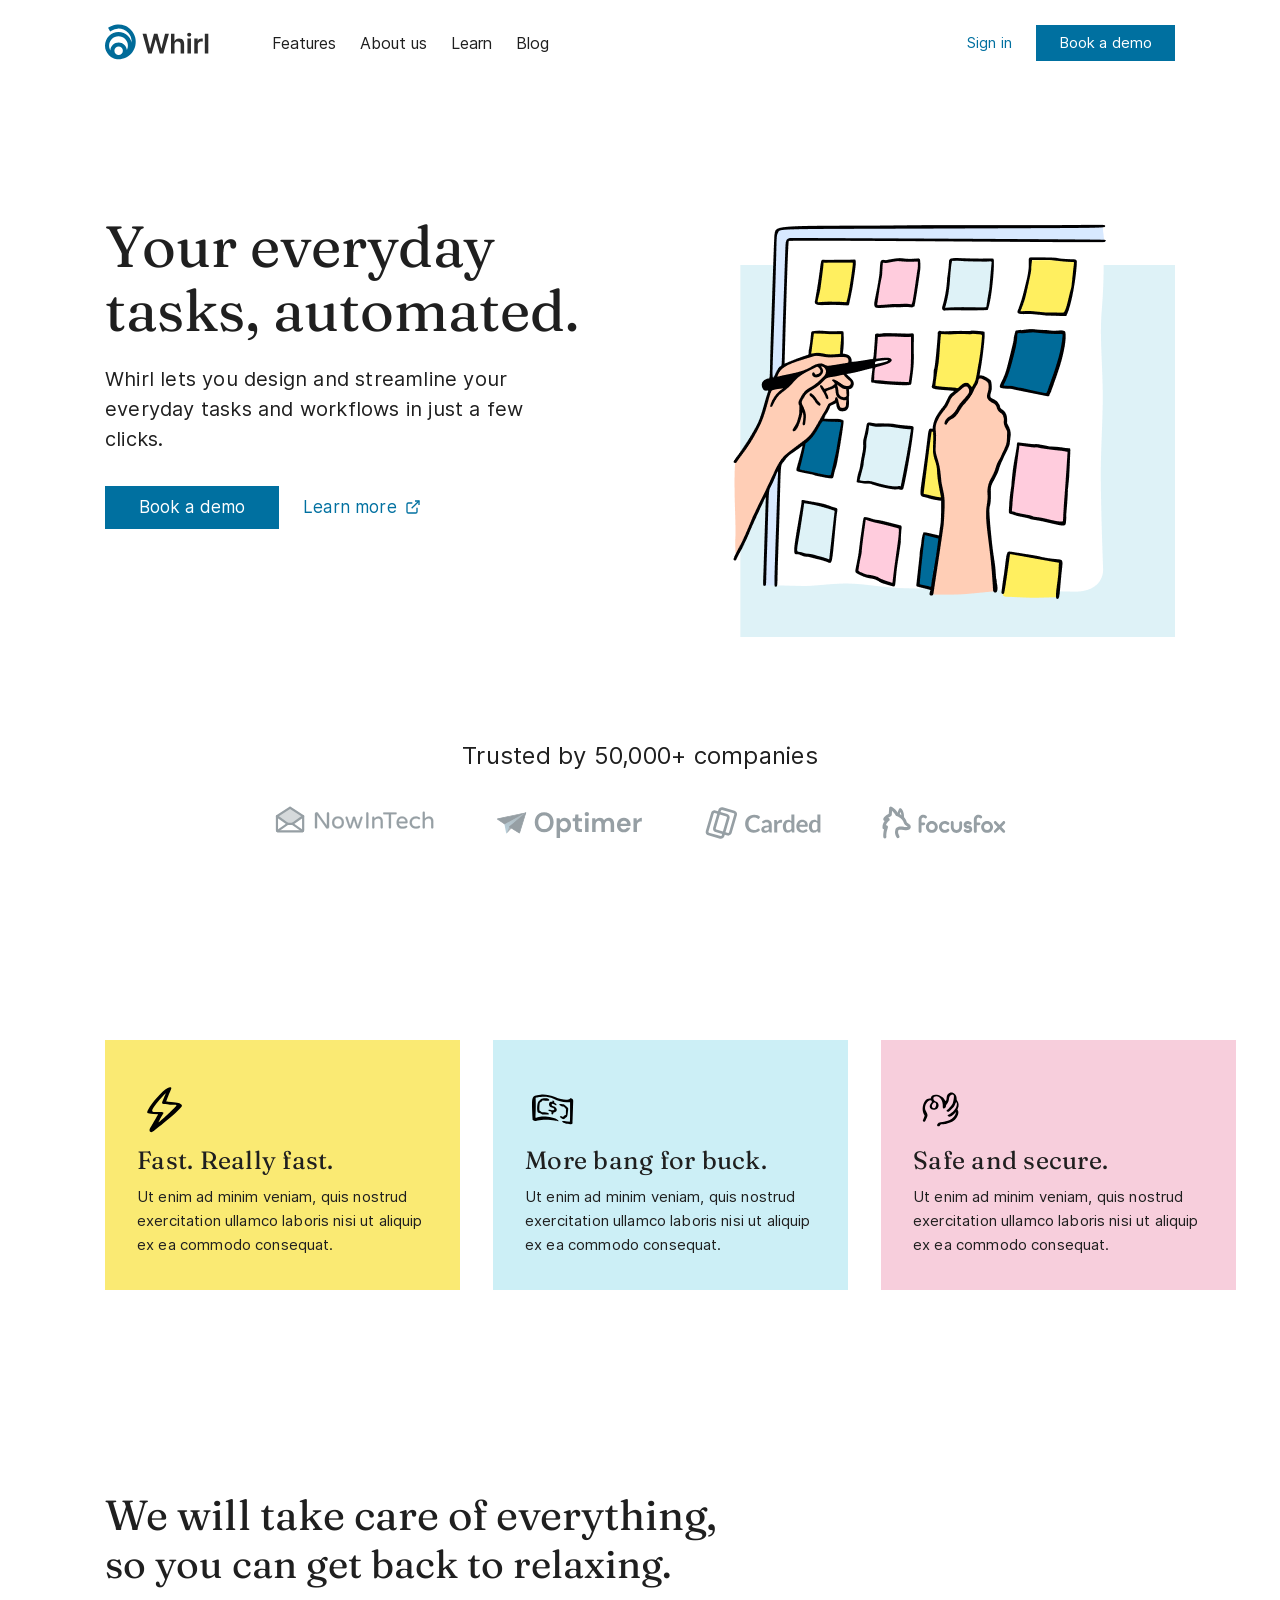
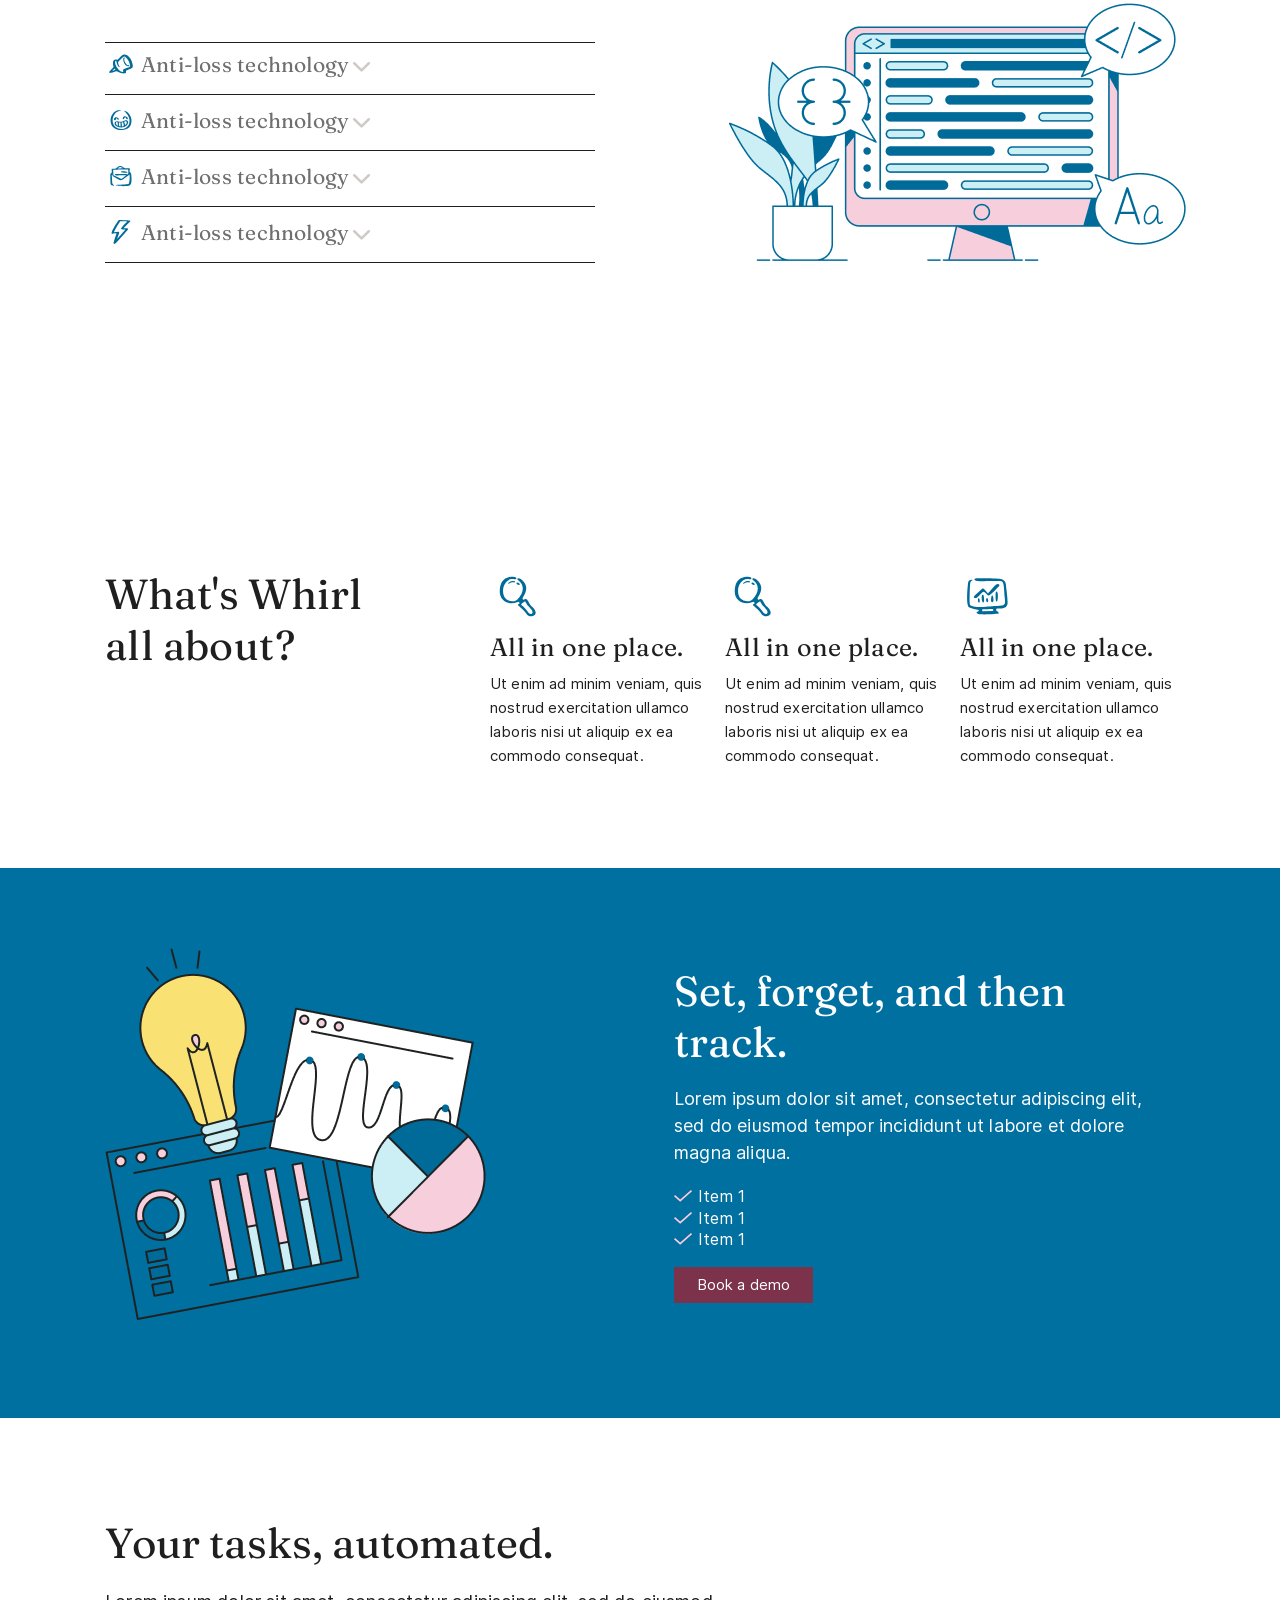
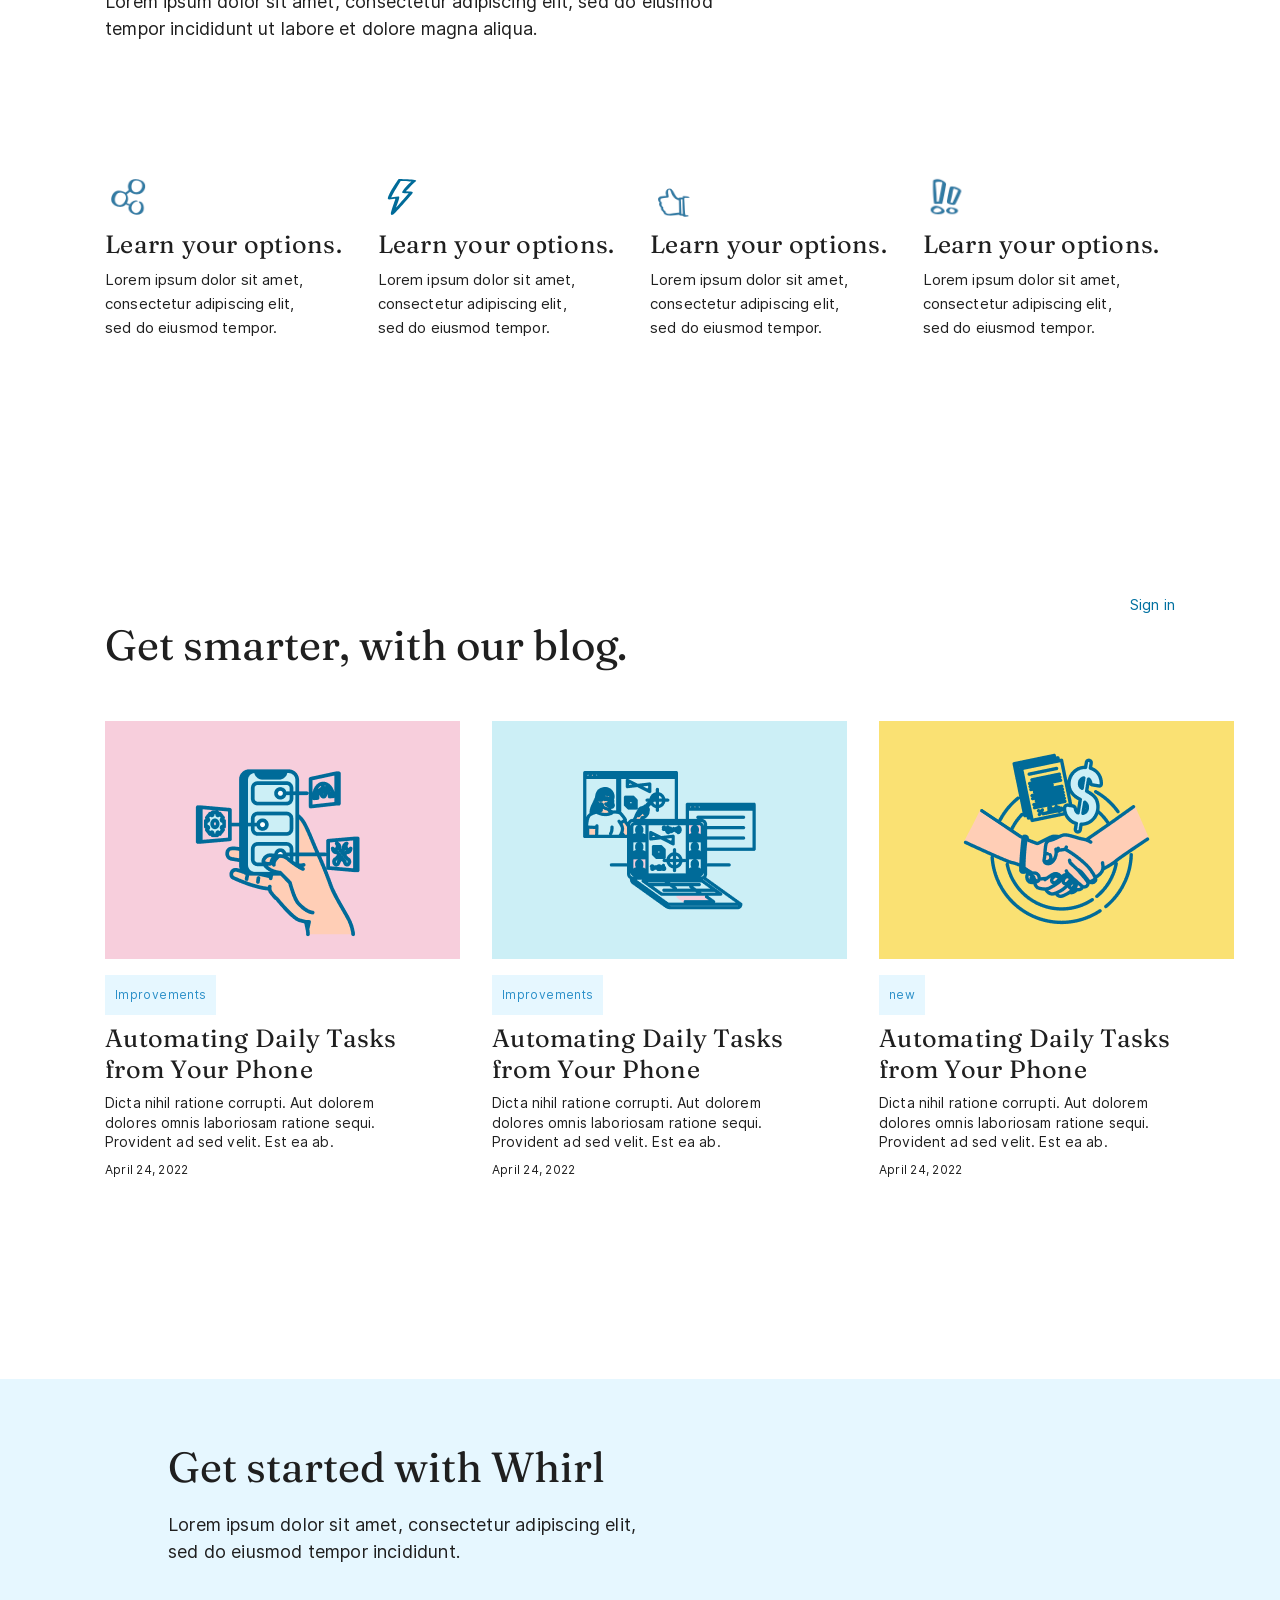
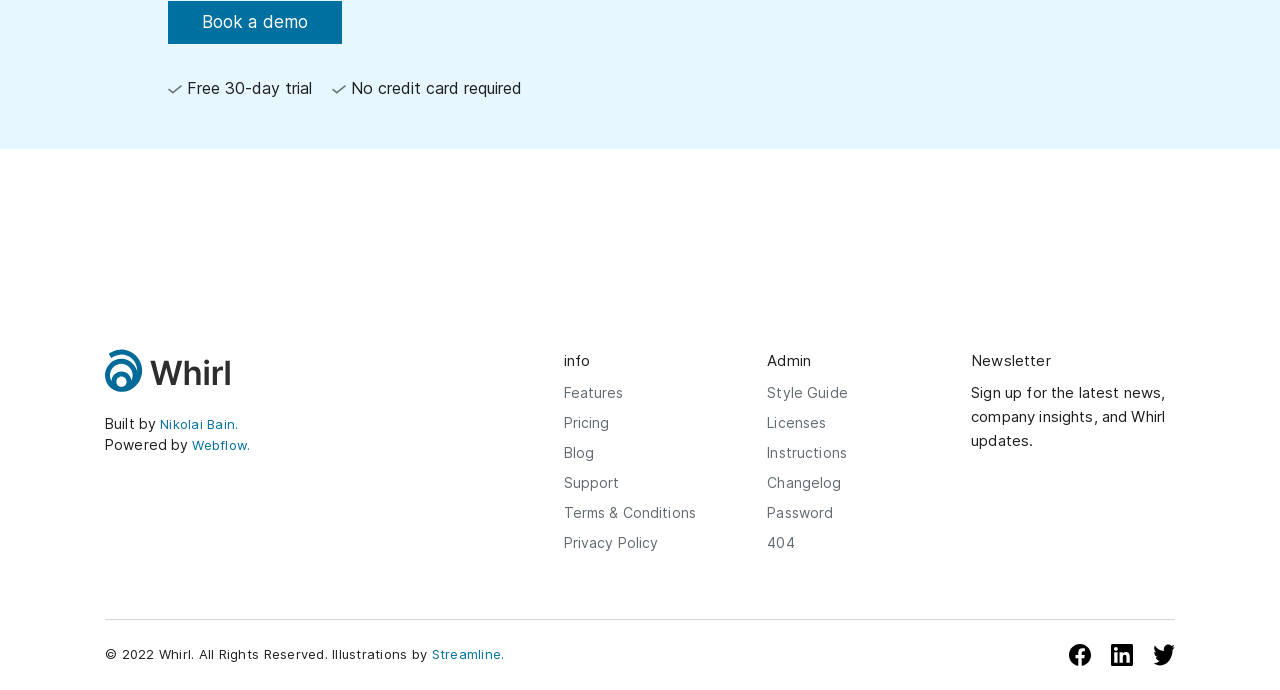
<file: Whirl/index.html>
<!DOCTYPE html>
<html lang="en">

<head>
    <meta charset="UTF-8">
    <meta name="viewport" content="width=device-width, initial-scale=1.0">
    <link rel="stylesheet" href="./css/reset.css">
    <link rel="stylesheet" href="./css/font.css">
    <link rel="stylesheet" href="./css/style.css">
    <link rel="stylesheet" href="./css/headerAndFooter.css">
    <title>Whirl</title>
    <meta name="description" 
    content="helps you automate your tasks"
    >
</head>

<body>
    <div class="wrapper">
        <header class="header">
            <div class="header_top">
            </div>
            <div class="header_body">
                <div class="container">
                    <div class="header_body-inner">
                        <div class="header_body-content">
                            <h1 class="header_body-title title">Your everyday tasks, automated.</h1>
                            <div class="header_body-main main">Whirl lets you design and streamline your everyday tasks and
                                workflows
                                in
                                just a few clicks.</div>
                            <div class="header-body_button-box button-box">
                                <a href="form.html" class="header_body-btn button">Book a demo</a>
                                <a href="" class="header_body-link_btn button-link">Learn more</a>
                            </div>
                        </div>
                        <div class="header_body-image">
                            <img src="images/taks-image.png" alt="header-image">
                        </div>
                    </div>
                    <div class="header_companies">
                        <div class="companies_title">Trusted by 50,000+ companies</div>
                        <ul class="companies_list">
                            <li class="companies_iteam">
                                <img src="images/logos/IMAGE-1.svg" alt="">
                            </li>
                            <li class="companies_iteam">
                                <img src="images/logos/IMAGE-2.svg" alt="">
                            </li>
                            <li class="companies_iteam">
                                <img src="images/logos/IMAGE-3.svg" alt="">
                            </li>
                            <li class="companies_iteam">
                                <img src="images/logos/IMAGE.svg" alt="">
                            </li>
                        </ul>
                    </div>
                </div>
            </div>
        </header>
        <section class="strong_sides section_invisible" id="Features">
            <div class="container">
                <div class="strong_sides-inner">
                    <div class="strong_sides-cards">
                        <div class="strong_sides-card--yellow strong_sides-card">
                            <img src="images/icons/el.svg" alt="icon">
                            <div class="strong_sides-title  ">Fast. Really fast.</div>
                            <div class="strong_sides-description">Ut enim ad minim veniam, quis nostrud exercitation
                                ullamco laboris nisi ut aliquip ex ea commodo consequat.</div>
                        </div>
                        <div class="strong_sides-card--gol strong_sides-card">
                            <img src="images/icons/money.svg" alt="icon">
                            <h2 class="strong_sides-title  ">More bang for buck.</h2>
                            <div class="strong_sides-description">Ut enim ad minim veniam, quis nostrud exercitation
                                ullamco laboris nisi ut aliquip ex ea commodo consequat.</div>
                        </div>
                        <div class="strong_sides-card--pink strong_sides-card">
                            <img src="images/icons/ok.svg" alt="icon">
                            <div class="strong_sides-title  ">Safe and secure.</div>
                            <div class="strong_sides-description">Ut enim ad minim veniam, quis nostrud exercitation
                                ullamco laboris nisi ut aliquip ex ea commodo consequat.</div>
                        </div>
                    </div>
        </section>
        <section class="take_care section_invisible">
            <div class="container">
                <div class="take_care-inner">
                    <div class="take_care-content">
                        <h2 class="take_care-title title">We will take care of everything,
                        </h2>
                        <h2 class="take_care-title2 title">so you can get back to relaxing.
                        </h2>
                        <ul class="futures_list">
                            <li class="futures_list_item">
                                <button class="futures_button">
                                    <img src="images/icons/anti-l.svg" alt="" class="futures_icon">
                                    <span class="futures_content">
                                        <span class="futures_name">Anti-loss technology</span>
                                    </span>
                                    <span class="arrow_icon">
                                        <svg width="18" height="10" viewBox="0 0 18 10" fill="none"
                                            xmlns="http://www.w3.org/2000/svg">
                                            <path d="M1.25 1.25L8.53571 8.33333L15.8214 1.25" stroke="#CECAC4"
                                                stroke-width="2.5" stroke-linecap="round" stroke-linejoin="round" />
                                        </svg>
                                    </span>
                                </button>
                                <div class="futures_description">
                                    Lorem ipsum dolor sit amet, consectetur adipiscing elit, sed do eiusmod tempor
                                    incididunt ut labore et dolore magna aliqua.
                                </div>
                            </li>
                            <li class="futures_list_item">
                                <button class="futures_button">
                                    <img src="images/icons/smile.svg" alt="" class="futures_icon">
                                    <span class="futures_content">
                                        <span class="futures_name">Anti-loss technology</span>
                                    </span>
                                    <span class="arrow_icon">
                                        <svg width="18" height="10" viewBox="0 0 18 10" fill="none"
                                            xmlns="http://www.w3.org/2000/svg">
                                            <path d="M1.25 1.25L8.53571 8.33333L15.8214 1.25" stroke="#CECAC4"
                                                stroke-width="2.5" stroke-linecap="round" stroke-linejoin="round" />
                                        </svg>
                                    </span>
                                </button>
                                <div class="futures_description">
                                    Lorem ipsum dolor sit amet, consectetur adipiscing elit, sed do eiusmod tempor
                                    incididunt ut labore et dolore magna aliqua.
                                </div>
                            </li>
                            <li class="futures_list_item">
                                <button class="futures_button">
                                    <img src="images/icons/email.svg" alt="" class="futures_icon">
                                    <span class="futures_content">
                                        <span class="futures_name">Anti-loss technology</span>
                                    </span>
                                    <span class="arrow_icon">
                                        <svg width="18" height="10" viewBox="0 0 18 10" fill="none"
                                            xmlns="http://www.w3.org/2000/svg">
                                            <path d="M1.25 1.25L8.53571 8.33333L15.8214 1.25" stroke="#CECAC4"
                                                stroke-width="2.5" stroke-linecap="round" stroke-linejoin="round" />
                                        </svg>
                                    </span>
                                </button>
                                <div class="futures_description">
                                    Lorem ipsum dolor sit amet, consectetur adipiscing elit, sed do eiusmod tempor
                                    incididunt ut labore et dolore magna aliqua.
                                </div>
                            </li>
                            <li class="futures_list_item">
                                <button class="futures_button">
                                    <img src="images/icons/el blue.svg" alt="" class="futures_icon">
                                    <span class="futures_content">
                                        <span class="futures_name">Anti-loss technology</span>
                                    </span>
                                    <span class="arrow_icon">
                                        <svg width="18" height="10" viewBox="0 0 18 10" fill="none"
                                            xmlns="http://www.w3.org/2000/svg">
                                            <path d="M1.25 1.25L8.53571 8.33333L15.8214 1.25" stroke="#CECAC4"
                                                stroke-width="2.5" stroke-linecap="round" stroke-linejoin="round" />
                                        </svg>
                                    </span>
                                </button>
                                <div class="futures_description">
                                    Lorem ipsum dolor sit amet, consectetur adipiscing elit, sed do eiusmod tempor
                                    incididunt ut labore et dolore magna aliqua.
                                </div>
                            </li>
                        </ul>
                    </div>
                    <div class="take_care-image">
                        <img src="images/take care.png" alt="">
                    </div>
                </div>
            </div>
        </section>
        <section class="about section_invisible" id="About">
            <div class="container">
                <div class="about_inner">
                    <div class="about_title-box">
                        <h2 class="about_title title">What's Whirl</h2>
                        <h2 class="about_title2 title">all about?</h2>
                    </div>
                    <div class="about_description-box">
                        <div class="description_columns">
                            <div class="discription_iteam">
                                <img src="images/icons/serch.svg" alt="" class="">
                                <div class="discription_title  title--2">All in one place.</div>
                                <div class="discription_main main--2">Ut enim ad minim veniam, quis nostrud exercitation ullamco
                                    laboris nisi ut aliquip ex ea commodo consequat.</div>
                            </div>
                            <div class="discription_iteam">
                                <img src="images/icons/serch.svg" alt="" class="">
                                <div class="discription_title  title--2">All in one place.</div>
                                <div class="discription_main main--2">Ut enim ad minim veniam, quis nostrud exercitation ullamco
                                    laboris nisi ut aliquip ex ea commodo consequat.</div>
                            </div>
                            <div class="discription_iteam">
                                <img src="images/icons/graph.svg" alt="" class="">
                                <div class="discription_title title--2">All in one place.</div>
                                <div class="discription_main main--2">Ut enim ad minim veniam, quis nostrud exercitation ullamco
                                    laboris nisi ut aliquip ex ea commodo consequat.</div>
                            </div>
                        </div>
                    </div>
                </div>
            </div>
        </section>
        <section class="set section_invisible">
            <div class="container">
                <div class="set_inner">
                    <img src="images/set.png" alt="" class="set_image">
                    <div class="set_content">
                        <h2 class="set_title  ">Set, forget, and then track.</h2>
                        <div class="set_description">Lorem ipsum dolor sit amet, consectetur adipiscing elit, sed do
                            eiusmod tempor incididunt ut labore et dolore magna aliqua.</div>
                        <ul class="set_list">
                            <li class="set_item">
                                <svg width="19" height="12" viewBox="0 0 19 12" fill="none"
                                    xmlns="http://www.w3.org/2000/svg">
                                    <path d="M17.5293 0.599854L6.19592 10.5999L0.529297 5.59989" stroke="#FFCCDD"
                                        stroke-width="1.6" />
                                </svg>
                                <span>Item 1</span>
                            </li>
                            <li class="set_item">
                                <svg width="19" height="12" viewBox="0 0 19 12" fill="none"
                                    xmlns="http://www.w3.org/2000/svg">
                                    <path d="M17.5293 0.599854L6.19592 10.5999L0.529297 5.59989" stroke="#FFCCDD"
                                        stroke-width="1.6" />
                                </svg>
                                <span>Item 1</span>
                            </li>
                            <li class="set_item">
                                <svg width="19" height="12" viewBox="0 0 19 12" fill="none"
                                    xmlns="http://www.w3.org/2000/svg">
                                    <path d="M17.5293 0.599854L6.19592 10.5999L0.529297 5.59989" stroke="#FFCCDD"
                                        stroke-width="1.6" />
                                </svg>
                                <span>Item 1</span>
                            </li>
                        </ul>
                        <a href="" class="set-btn button">Book a demo</a>
                    </div>
                </div>
            </div>
        </section>
        <section class="tasks section_invisible" id="Learn">
            <div class="container">
                <div class="tasks_inner">
                    <h2 class="tasks_title title">Your tasks, automated.</h2>
                    <h2 class="tasks_decrption main">Lorem ipsum dolor sit amet, consectetur adipiscing elit, sed do eiusmod
                        tempor incididunt ut labore et dolore magna aliqua.</h2>
                    <div class="tasks_content">
                        <div class="tasks_iteam">
                            <img src="images/icons/dnk.svg" alt="" class="el_blue">
                            <div class="tasks_iteam_title  title--2">Learn your options.</div>
                            <div class="tasks_iteam_main main--2">Lorem ipsum dolor sit amet, consectetur adipiscing elit, sed
                                do eiusmod tempor.</div>
                        </div>
                        <div class="tasks_iteam">
                            <img src="images/icons/el blue.svg" alt="" class="el_blue--mini">
                            <div class="tasks_iteam_title  title--2">Learn your options.</div>
                            <div class="tasks_iteam_main main--2">Lorem ipsum dolor sit amet, consectetur adipiscing elit, sed
                                do eiusmod tempor.</div>
                        </div>
                        <div class="tasks_iteam">
                            <img src="images/icons/like.svg" alt="" class="el_blue">
                            <div class="tasks_iteam_title  title--2">Learn your options.</div>
                            <div class="tasks_iteam_main main--2">Lorem ipsum dolor sit amet, consectetur adipiscing elit, sed
                                do eiusmod tempor.</div>
                        </div>
                        <div class="tasks_iteam">
                            <img src="images/icons/!!.svg" alt="" class="el_blue">
                            <div class="tasks_iteam_title  title--2">Learn your options.</div>
                            <div class="tasks_iteam_main main--2">Lorem ipsum dolor sit amet, consectetur adipiscing elit, sed
                                do eiusmod tempor.</div>
                        </div>
                    </div>
                </div>
            </div>
        </section>
        <section class="blog section_invisible" id="Blog">
            <div class="container">
                <div class="blog_header_inner">
                    <h2 class="blog_header_title title">
                        Get smarter, with our blog.
                    </h2>
                    <a href="" class="blog_header-link_btn button-link">Sign in</a>
                </div>
                <div class="blog_main_inner">
                    <div class="blog_card">
                        <img src="images/IMAGE-2.png" alt="">
                        <div class='blog_tag'>Improvements</div>
                        <div class="blog_card-title  ">Automating Daily Tasks from Your Phone</div>
                        <div class="blog_card-description">Dicta nihil ratione corrupti. Aut dolorem dolores omnis
                            laboriosam ratione sequi. Provident ad sed velit. Est ea ab.</div>
                        <div class="blog_card-date">April 24, 2022</div>
                    </div>
                    <div class="blog_card">
                        <img src="images/IMAGE.png" alt="">
                        <div class='blog_tag'>Improvements</div>
                        <div class="blog_card-title  ">Automating Daily Tasks from Your Phone</div>
                        <div class="blog_card-description">Dicta nihil ratione corrupti. Aut dolorem dolores omnis
                            laboriosam ratione sequi. Provident ad sed velit. Est ea ab.</div>
                        <div class="blog_card-date">April 24, 2022</div>
                    </div>
                    <div class="blog_card">
                        <img src="images/IMAGE-1.png" alt="">
                        <div class='blog_tag'>new</div>
                        <div class="blog_card-title  ">Automating Daily Tasks from Your Phone</div>
                        <div class="blog_card-description">Dicta nihil ratione corrupti. Aut dolorem dolores omnis
                            laboriosam ratione sequi. Provident ad sed velit. Est ea ab.</div>
                        <div class="blog_card-date">April 24, 2022</div>
                    </div>
                </div>
            </div>
        </section>
        <section class="Get_started section_invisible">
            <div class="container">
                <div class="Get_started_inner">
                    <h3 class="Get_started_title title">Get started with Whirl</h3>
                    <div class="Get_started_main">Lorem ipsum dolor sit amet, consectetur adipiscing elit, sed do
                        eiusmod tempor incididunt.</div>
                    <a href="" class="Get_started-btn button">Book a demo</a>
                    <ul class="Get_started-list">
                        <li class="Get_started-list_item">
                            <svg width="14" height="9" viewBox="0 0 14 9" fill="none"
                                xmlns="http://www.w3.org/2000/svg">
                                <path d="M13.5027 0.622559L4.83597 7.62256L0.50267 4.12258" stroke="#6D757C"
                                    stroke-width="1.6" />
                            </svg>
                            <span>Free 30-day trial</span>
                        </li>
                        <li class="Get_started-list_item">
                            <svg width="14" height="9" viewBox="0 0 14 9" fill="none"
                                xmlns="http://www.w3.org/2000/svg">
                                <path d="M13.5027 0.622559L4.83597 7.62256L0.50267 4.12258" stroke="#6D757C"
                                    stroke-width="1.6" />
                            </svg>
                            <span>No credit card required</span>
                        </li>
                    </ul>
                </div>
            </div>
        </section>
        <footer class='footer section_invisible'>
        </footer>
    </div>
</body>
<script src="https://code.jquery.com/jquery-3.6.0.min.js"></script>
<script src="js/main.js"></script>

</html>
</file>
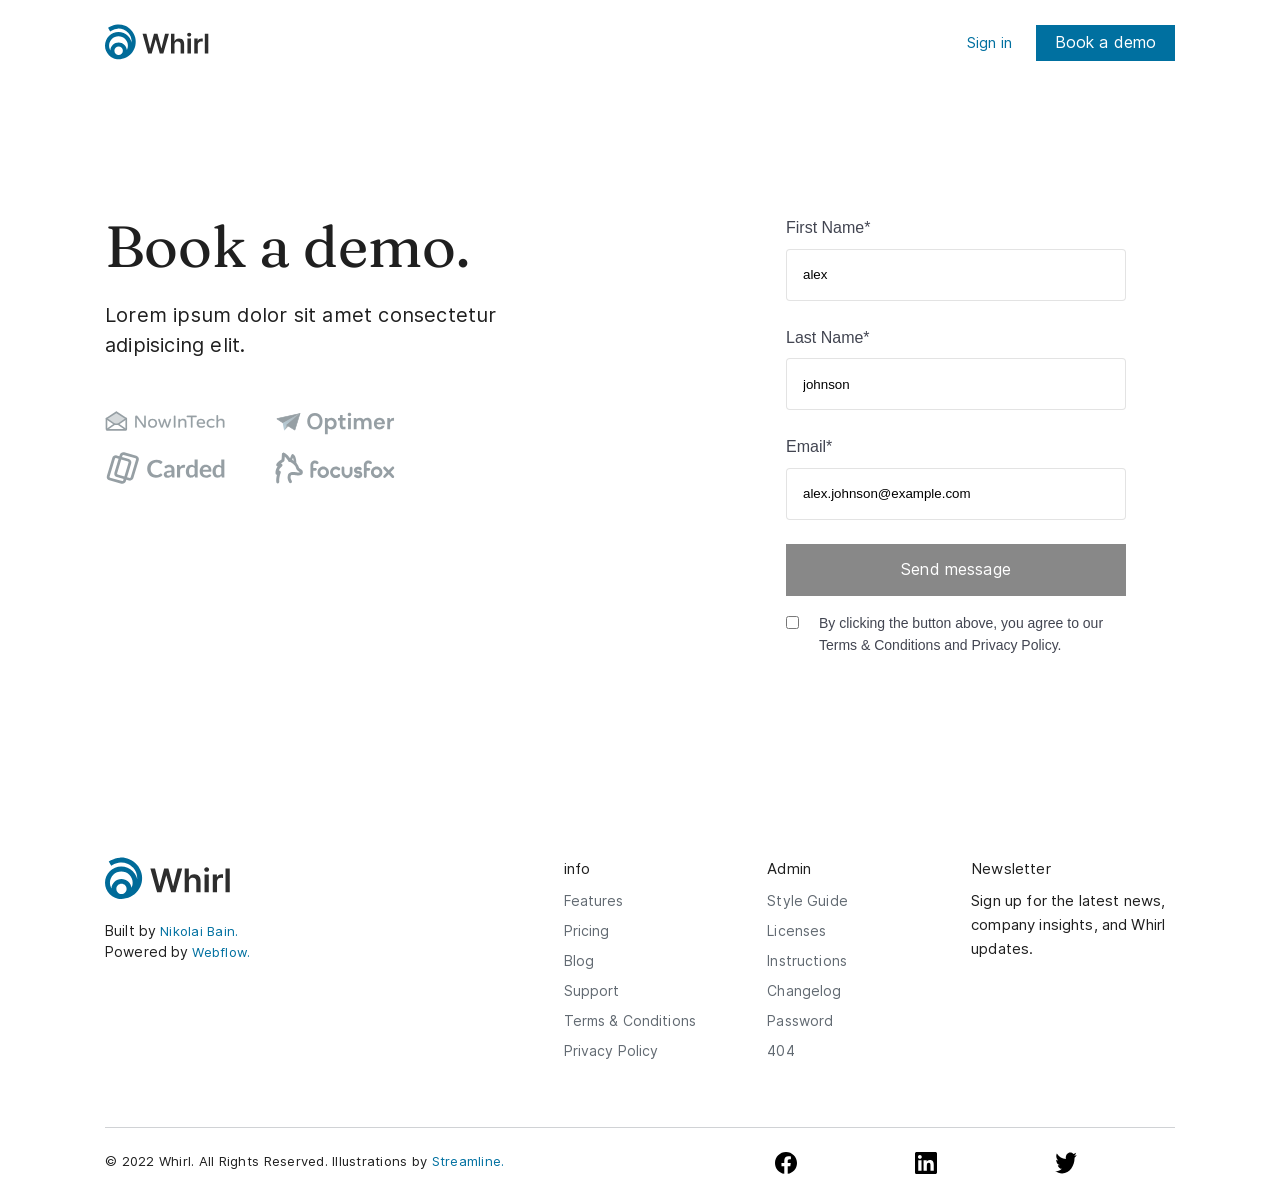
<file: Whirl/form.html>
<!DOCTYPE html>
<html lang="en">

<head>
    <meta charset="UTF-8">
    <meta name="viewport" content="width=device-width, initial-scale=1.0">
    <link rel="stylesheet" href="./css/reset.css">
    <link rel="stylesheet" href="./css/font.css">
    <link rel="stylesheet" href="./css/form.css">
    <link rel="stylesheet" href="./css/headerAndFooter.css">
    <title>Whirl</title>
</head>

<body>
    <div class="wrapper">
        <header class="header">
            <div class="header_top">
            </div>
        </header>
        <section class="form__section">
            <div class="container">
                <div class="form_inner">
                    <div class="form_content">
                        <h1 class="form_title tittle">Book a demo.</h1>
                        <div class="form_main main">Lorem ipsum dolor sit amet consectetur adipisicing elit.</div>
                        <div class="header_companies">
                            <ul class="companies_list">
                                <li class="companies_iteam">
                                    <img src="images/logos/IMAGE-1.svg" alt="" class='social_media-icon'>
                                </li>
                                <li class="companies_iteam">
                                    <img src="images/logos/IMAGE-2.svg" alt="" class='social_media-icon'>
                                </li>
                                <li class="companies_iteam">
                                    <img src="images/logos/IMAGE-3.svg" alt="" class='social_media-icon'>
                                </li>
                                <li class="companies_iteam">
                                    <img src="images/logos/IMAGE.svg" alt="" class='social_media-icon'>
                                </li>
                            </ul>
                        </div>
                    </div>
                    <form class="form_box" id="form1">
                        <div class="communication_input-row">
                            <label class="communication_input_label" for="name">
                                First Name*
                                <input name="name" type="text" class="communication_input"
                                    placeholder="Enter your first name" required value="alex">
                                <span class='error-message'></span>
                            </label>
                            <label class="communication_input_label" for="lastName">
                                Last Name*
                                <input type="text" name="lastName" class="communication_input"
                                    placeholder="Enter your last name" required value="johnson">
                                <span class='error-message'></span>
                            </label>
                            <label class="communication_input_label" for="email">
                                Email*
                                <input name="email" type="email" class="communication_input"
                                    placeholder="Enter your working email" required value="alex.johnson@example.com">
                                <span class='error-message'></span>
                            </label>
                        </div>
                        <div class="communication_input-buttons">
                            <div class="communication_actions">
                                <button type='submit' class="communication_btn button" disabled>Send message</button>
                            </div>
                            <div class="checkbox-container">
                                <input name="agreeCheckbox" type="checkbox" class="checkbox">
                                <label class="communication_checkbox_label" for="agreeCheckbox" required>
                                    By clicking the button above, you agree to our Terms & Conditions and Privacy
                                    Policy.
                                </label>
                            </div>
                        </div>
                    </form>
                </div>
            </div>
        </section>
        <footer class='footer'>
        </footer>
    </div>
</body>
<script src="https://code.jquery.com/jquery-3.6.0.min.js"></script>
<script src="js/main.js"></script>
<script src="js/Form.js"></script>

</html>
</file>
<file: Whirl/css/font.css>
@font-face {
    font-family: Inter;
    src: local('Inter'),
        url('../fonts/Inter-Regular.woff2') format('woff2'),
        url('../fonts/Inter-Regular.woff') format('woff'),
        url('../fonts/Inter-Regular.eot') format('eot');
    font-weight: 400;
    font-style: normal;
    font-display: swap;
}

@font-face {
    font-family: Fraunces;
    src: local('Fraunces'),
        url('../fonts/Fraunces-Regular.woff') format('woff'),
        url('../fonts/Fraunces-Regular.eot') format('eot');
    font-weight: 400;
    font-style: normal;
    font-display: swap;
}
</file>
<file: Whirl/css/style.css>
html,
body {
    font-size: 16px;
    font-family: Inter, sans-serif;
    color: #1F1F1F;
}

.wrapper {
    min-height: 100%;
    width: 100%;
    overflow: hidden;
}

.container {
    max-width: 1100px;
    padding: 0 15px;
    margin: 0 auto;
    height: 100%;
}

.button {
    display: flex;
    align-items: center;
    justify-content: center;
    width: 139px;
    height: 36px;
    background: #0070a0;
    font-family: "Inter", sans-serif;
    font-weight: 400;
    font-size: 15px;
    line-height: 160%;
    letter-spacing: 0.01em;
    color: #fff;
    white-space: nowrap;
}

.button-link {
    display: block;
    white-space: nowrap;
    font-family: "Inter", sans-serif;
    font-weight: 400;
    font-size: 15px;
    line-height: 160%;
    letter-spacing: 0.01em;
    color: #0070a0;
}

/* ---------------------------------------------- */

.header {}

/* ------------------------------------------------ */

.header_body {
    margin-top: 130px;
}

.container {}

.header_body-inner {
    display: flex;
    justify-content: space-between;

}

.header_body-content {}

.header_body-title {
    font-family: "Fraunces", sans-serif;
    font-size: 58px;
    line-height: 110%;
    letter-spacing: 0em;
    color: #1f1f1f;
    max-width: 485px;
    margin-bottom: 21px;
}

.header_body-main {
    font-family: "Inter", sans-serif;
    font-size: 20px;
    line-height: 150%;
    letter-spacing: 0.01em;
    color: #1f1f1f;
    max-width: 480px;
}

.header-body_button-box {
    margin-top: 32px;
}

.header_body-link_btn {
    margin-left: 24px;
    font-size: 17px;
    position: relative;
}

.header_body-link_btn::after {
    content: "";
    display: inline-block;
    position: absolute;
    top: 5px;
    margin-left: 8px;
    width: 16px;
    height: 16px;
    background-image: url('data:image/svg+xml;utf8,<svg xmlns="http://www.w3.org/2000/svg" viewBox="0 0 24 24" fill="none" stroke="%230070a0" stroke-width="2"><path d="M18 13v6a2 2 0 0 1-2 2H5a2 2 0 0 1-2-2V8a2 2 0 0 1 2-2h6"></path><polyline points="15 3 21 3 21 9"></polyline><line x1="10" y1="14" x2="21" y2="3"></line></svg>');
    background-repeat: no-repeat;
    background-size: contain;
}

.header_body-btn {
    font-size: 17px;
    width: 174px;
    height: 43px;
}


.button {}

.header_body-image {}

.companies_title {
    font-family: "Inter", sans-serif;
    font-weight: 400;
    font-size: 24px;
    line-height: 156%;
    letter-spacing: 0.01em;
    text-align: center;
    color: #1f1f1f;
    margin-top: 100px;
}

.companies_list {
    display: flex;
    justify-content: center;
    gap: 61px;
    margin-top: 32px;
}

/* --------------------------------------------------------- */


.strong_sides {
    margin-top: 200px;
}

.container {}

.strong_sides-inner {}

.strong_sides-cards {
    display: grid;
    grid-template-columns: repeat(3, max-content);
    gap: 33px;
}


.strong_sides-card {
    display: block;
    width: 355px;
    height: 250px;
    padding: 42px 32px;
}

.strong_sides-card--yellow {
    background: #FAEA73;
}

.strong_sides-card--gol {
    background: #CCEFF6;
}

.strong_sides-card--pink {
    background: #F7CEDC;
}

.strong_sides-title {
    font-family: "Fraunces", sans-serif;
    font-weight: 400;
    font-size: 25px;
    line-height: 125%;
    letter-spacing: 0.01em;
    color: #1f1f1f;
    margin-bottom: 8px;
    margin-top: 8px;
}

.strong_sides-description {
    font-family: "Inter", sans-serif;
    font-weight: 400;
    font-size: 15px;
    line-height: 160%;
    letter-spacing: 0.01em;
    color: #1f1f1f;
}

/* --------------------------------------------- */

.take_care-inner {
    margin-top: 200px;
    display: flex;
    justify-content: space-between;
}


.take_care-title {
    font-family: "Fraunces", sans-serif;
    font-weight: 400;
    font-size: 42px;
    line-height: 120%;
    letter-spacing: 0em;
    color: #1f1f1f;
    white-space: nowrap;
}

.take_care-title2 {
    font-family: "Fraunces", sans-serif;
    font-weight: 400;
    font-size: 39px;
    line-height: 120%;
    letter-spacing: 0em;
    color: #1f1f1f;
    max-width: 581px;
    margin-bottom: 64px;
}

.futures_list_item {
    position: relative;
    margin-bottom: 24px;
}

.futures_list_item:first-child::before {
    content: "";
    display: block;
    width: 80%;
    height: 1px;
    background: #1f1f1f;
    position: absolute;
    margin-top: -10px;
}

.futures_name {
    font-family: "Fraunces", sans-serif;
    font-weight: 400;
    font-size: 21px;
    line-height: 120%;
    letter-spacing: 0.01em;
    color: #706f6f;
}

.futures_description {
    font-family: "Inter", sans-serif;
    font-weight: 400;
    font-size: 16px;
    line-height: 150%;
    letter-spacing: 0.01em;
    color: #1f1f1f;
    display: none;
    margin-top: 8px;
    max-width: 500px;
}

.futures_list_item::after {
    content: "";
    display: block;
    width: 80%;
    height: 1px;
    background: #1f1f1f;
    position: absolute;
    margin-top: 10px;
}


.arrow_icon_active {
    display: inline-block;
    transform: rotate(180deg);
}

.futures_name--active {
    color: #1f1f1f;
}

.futures_icon {
    transform: translateY(-4px);
}

.futures_button {
    background: none;
}


/* ----------------------------------------------- */


.about {
    margin-top: 200px;
    margin-bottom: 100px;
}

.container {}

.about_inner {
    display: flex;
    justify-content: space-between;
}

.about_title-box {}

.about_title {
    font-family: "Fraunces", sans-serif;
    font-weight: 400;
    font-size: 42px;
    line-height: 120%;
    letter-spacing: 0em;
    color: #1f1f1f;
}

.about_title2 {
    font-family: "Fraunces", sans-serif;
    font-weight: 400;
    font-size: 41px;
    line-height: 123%;
    letter-spacing: 0.01em;
    color: #1f1f1f;
}

.about_description-box {}

.description_columns {
    display: grid;
    grid-template-columns: repeat(3, 1fr);
    gap: 20px;
}

.discription_iteam {}

.discription_title {
    margin-top: 8px;
}

.discription_main {}



/* ------------------------------------------------ */

.set {
    width: 100%;
    height: 550px;
    background: #0070A0;
}

.container {}

.set_inner {
    display: flex;
    justify-content: space-between;
    align-items: center;
}

.set_content {
    margin-top: 80px;
}

.set_title {
    font-family: "Fraunces", sans-serif;
    font-weight: 400;
    font-size: 42px;
    line-height: 120%;
    letter-spacing: 0em;
    color: #fff;
    margin-bottom: 18px;
}

.set_description {
    font-family: "Inter", sans-serif;
    font-weight: 400;
    font-size: 18px;
    line-height: 150%;
    letter-spacing: 0.01em;
    color: #fff;
    margin-bottom: 20px;
}

.set_list {}

.set_item {
    font-family: "Inter", sans-serif;
    font-weight: 400;
    font-size: 16px;
    line-height: 135%;
    letter-spacing: 0.01em;
    color: #fff;
}

.set-btn {
    margin-top: 16px;
    background-color: #7c324b;
}

.button {}

.set_image {
    margin-right: 187px;
    margin-top: 80px;
}


/* ---------------------------------------------- */

.tasks {
    margin-top: 100px;
}

.container {}

.tasks_inner {}

.tasks_title {
    font-family: "Fraunces", sans-serif;
    font-weight: 400;
    font-size: 42px;
    line-height: 120%;
    letter-spacing: 0em;
    color: #1f1f1f;
}

.tasks_decrption {
    font-family: "Inter", sans-serif;
    font-weight: 400;
    font-size: 18px;
    line-height: 150%;
    letter-spacing: 0.01em;
    color: #1f1f1f;
    max-width: 643px;
    margin-top: 20px;
}

.tasks_content {
    display: grid;
    grid-template-columns: repeat(4, 1fr);
    gap: 20px;
    margin-top: 130px;
    align-items: flex-end;
}

.tasks_iteam {
    position: relative;
}

.tasks_iteam_title {
    margin-top: 8px;
}



.tasks_iteam_main {
    margin-top: 8px;
}

.el_blue {
    width: 48px;
}

.el_blue--mini {
    width: 48px;

}

/* ------------------------------------------ */

.blog {
    margin-top: 200px;
}

.container {}

.blog_header_inner {
    display: flex;
    justify-content: space-between;
    margin-bottom: 50px;
    align-items: center;
}

.blog_header_title {
    margin-top: 80px;
    font-family: "Fraunces", sans-serif;
    font-weight: 400;
    font-size: 42px;
    line-height: 120%;
    letter-spacing: 0em;
    color: #1f1f1f;
}

.blog_header-link_btn {}

.button-link {}

.blog_main_inner {
    display: grid;
    grid-template-columns: repeat(3, max-content);
    gap: 32px;
}

.blog_card {
    display: flex;
    flex-direction: column;
    align-items: flex-start;
}

.blog_card img {
    display: block;
}


.blog_tag {
    display: inline-block;
    margin-top: 16px;
    padding: 12px 10px 12px 10px;
    background: #e6f7ff;
    font-family: "Inter", sans-serif;
    font-weight: 400;
    font-size: 12px;
    line-height: 133%;
    letter-spacing: 0.03em;
    text-align: center;
    color: #2c90c9;
}


.blog_card-title {
    font-family: "Fraunces", sans-serif;
    font-weight: 400;
    font-size: 25px;
    line-height: 125%;
    letter-spacing: 0.01em;
    color: #1f1f1f;
    max-width: 307px;
    margin-top: 8px;
}

.blog_card-description {
    font-family: "Inter", sans-serif;
    font-weight: 400;
    font-size: 14px;
    line-height: 140%;
    letter-spacing: 0.01em;
    color: #1f1f1f;
    max-width: 307px;
    margin-top: 8px;
}

.blog_card-date {
    font-family: "Inter", sans-serif;
    font-weight: 400;
    font-size: 12px;
    line-height: 163%;
    letter-spacing: 0.02em;
    color: #1f1f1f;
    margin-top: 8px;
}

/* ----------------------------------------- */


.Get_started {
    background: #e6f7ff;
    height: 370px;
    margin-top: 200px;
}

.container {}

.Get_started_inner {
    display: flex;
    flex-direction: column;
    align-items: flex-start;
    padding-top: 63px;
    padding-left: 63px;
}

.Get_started_title {
    font-family: "Fraunces", sans-serif;
    font-weight: 400;
    font-size: 42px;
    line-height: 120%;
    letter-spacing: 0em;
    color: #1f1f1f;
}

.Get_started_main {
    font-family: "Inter", sans-serif;
    font-weight: 400;
    font-size: 18px;
    line-height: 150%;
    letter-spacing: 0.01em;
    color: #1f1f1f;
    width: 503px;
    margin-top: 18px;
}


.Get_started-btn {
    margin-top: 36px;
    width: 174px;
    height: 43px;
    font-size: 17px;
}

.button {}

.Get_started-list {
    margin-top: 36px;
    display: flex;
}

.Get_started-list_item {
    margin-right: 20px;
}

.Get_started-list_item:last-child {
    margin-right: 0px;
}

/* --------------------------------------- */

.footer {
    margin-top: 200px;
}

.container {}

.footer_main {
    display: grid;
    grid-template-columns: repeat(4, 1fr);

}

.footer_whirl {}

.logo_footer {
    margin-bottom: 20px;
    width: 128px;
}

.avtors {
    font-family: "Inter", sans-serif;
    font-weight: 400;
    font-size: 14px;
    line-height: 140%;
    letter-spacing: 0.01em;
    color: #1f1f1f;
    white-space: nowrap;
}

.avtors span {
    font-family: "Inter", sans-serif;
    font-weight: 400;
    font-size: 13px;
    line-height: 151%;
    letter-spacing: 0.02em;
    color: #0070a0;
    margin-left: 4px;
    white-space: nowrap;
}

.footer_whirl {
    margin-right: 313px;
}

.footer_info {}

.footer-iteam {
    font-family: "Inter", sans-serif;
    font-weight: 400;
    font-size: 14px;
    line-height: 143%;
    letter-spacing: 0.01em;
    color: #626a72;
    margin-bottom: 10px;
    margin-right: 30px;
}

.iteam-title {
    font-family: "Inter", sans-serif;
    font-weight: 400;
    font-size: 15px;
    line-height: 160%;
    letter-spacing: 0.01em;
    color: #1f1f1f;
}

.main--2 {
    font-family: "Inter", sans-serif;
    font-weight: 400;
    font-size: 15px;
    line-height: 160%;
    letter-spacing: 0.01em;
    color: #1f1f1f;
    max-width: 215px;
    margin-top: 8px;
}

.title--2{
    font-family: "Fraunces", sans-serif;
    font-weight: 400;
    font-size: 25px;
    line-height: 125%;
    letter-spacing: 0.01em;
    color: #1f1f1f;
}

/* --------------------------------------------------------------------- */

.section_invisible,
section:not(.section_invisible),
footer:not(.section_invisible) {
    transition: opacity 0.7s ease, transform 0.7s ease;
}

.section_invisible {
    opacity: 0;
    transform: translateY(30px);
}

section:not(.section_invisible),
footer:not(.section_invisible) {
    opacity: 1;
    transform: translateY(0);
}


@media(max-width: 1261px) {

    .take_care-inner {
        margin-top: 120px;
    }

    .strong_sides {
        margin-top: 120px;
    }


    .main {
        font-size: 18px;
    }

    .header_body-inner {
        flex-direction: column;
        align-items: center;
        justify-content: center;
    }

    .header_body-content {
        display: flex;
        flex-direction: column;
        text-align: center;
        align-items: center;
    }

    .blog {
        margin-top: 0;
    }


    .strong_sides-cards {
        grid-template-columns: repeat(1, max-content);
        grid-template-rows: repeat(3, max-content);
        justify-content: center;

    }

    .take_care-inner {
        flex-direction: column;
        align-items: center;
    }

    .futures_list {
        align-items: center;
        width: 100%;
    }

    .futures_list_item:first-child::before {
        width: 580px;
    }

    .futures_list_item::after {
        width: 580px;
    }

    .about_inner {
        flex-direction: column;
        align-items: center;
    }

    .description_columns {
        grid-template-columns: repeat(1, 1fr);
        grid-template-rows: repeat(3, 1fr);
        gap: 24px;
        margin-top: 64px;
    }

    .set {
        height: auto;
    }

    .set_inner {
        flex-direction: column;
        height: auto;
        align-items: center;
        justify-content: center;
    }

    .set_content {
        display: flex;
        flex-direction: column;
        text-align: center;
        justify-content: center;
        align-items: center;

    }

    .set-btn {
        margin: 30px 0 30px 0;
    }

    .set_description {
        max-width: 520px;
    }

    .about {
        margin-top: 80px;
    }

    .tasks_inner {
        display: flex;
        flex-direction: column;
        align-items: center;
        text-align: center;
    }


    .tasks_content {
        justify-content: center;
        grid-template-columns: repeat(2, max-content);
        grid-template-rows: repeat(4, max-content);
        margin-top: 80px;
    }

    .tasks_iteam:nth-child(4) {
        margin: 80px 0 0 80px;
    }

    .tasks_iteam:nth-child(2) {
        margin-left: 80px;
    }

    .el_blue {
        right: 94px;
    }

    .el_blue--mini {
        right: 94px;
    }

    .blog_main_inner {
        justify-content: center;
        grid-template-columns: repeat(1, max-content);
        grid-template-rows: repeat(3, max-content);
    }

    .blog_header_inner {
        display: block;
        text-align: center;
    }

    .about_title-box {
        text-align: center;
    }

    .discription_iteam {
        text-align: center;
    }

    .title--2 {
        text-align: center;
    }

    .main--2 {
        max-width: 300px;
        text-align: center;
    }

    .discription_iteam img {
        width: 92px;
    }

    .set_image {
        margin-right: 0px;
    }

}

@media (max-width: 963px) {
    .tasks_content {
        text-align: center;
        grid-template-columns: repeat(1, 1fr);
        grid-template-rows: repeat(4, 1fr);
        justify-content: center;
        align-items: center;
    }

    .tasks_iteam:nth-child(2),
    .tasks_iteam:nth-child(4) {
        margin: 0;
    }

    .el_blue {
        width: 92px;
    }

    .el_blue--mini {
        width: 92px;

    }

}

@media (max-width: 720px) {

    .main {
        max-width: 468px;
        font-size: 14px;
    }

    .title {
        font-size: 36px;
    }

    .take_care-content {
        display: flex;
        flex-direction: column;
        align-items: center;
        justify-content: center;
    }

    .take_care-title {
        display: block;
        max-width: 500px;
        white-space: wrap;

        text-align: center;
    }

    .take_care-title2 {
        display: block;
        max-width: 500px;
        text-align: center;
    }

    .futures_list_item:first-child::before {
        width: 100%;
    }

    .futures_list_item::after {
        width: 100%;
    }

    .tasks_content {
        column-gap: 20px;
    }

    .Get_started_main {
        font-size: 14px;
        max-width: 400px;
    }

    .Get_started_inner {
        padding-left: 0;
        text-align: center;
        align-items: center;
    }
}
</file>
<file: Whirl/css/headerAndFooter.css>
.header_top {}

.header_top-inner {
    display: flex;
    align-items: center;
    justify-content: space-between;
    padding: 24px 0;
}

.header_logo {
    margin-right: 24px;
}

.header_nav {
    margin-right: 380px;
}

.header_links {
    display: flex;
}

.header_link {
    margin-right: 24px;
    cursor: pointer;
}

.header_link:last-child {
    margin-right: 0px;
}

.header_top-link_btn {
    margin-right: 24px;
}


.header_top-btn {}


/* ------------------------------------------------------------------------------ */


.footer_admin {}

.footer_admin-title {}

.footer_admin-iteam {}

.footer_newsletter {}

.footer_newsletter-item {}

.footer_bottom {
    display: flex;
    align-items: center;
    margin-top: 80px;
    justify-content: space-between;
    position: relative;
    margin-bottom: 24px;
}

.footer_bottom::before {
    content: '';
    display: block;
    height: 1px;
    width: 100%;
    position: absolute;
    background-color: rgb(99, 107, 116, 0.3);
    top: -24px;
}

.footer_newsletter-description {
    font-family: "Inter", sans-serif;
    font-weight: 400;
    font-size: 15px;
    line-height: 160%;
    letter-spacing: 0.01em;
    color: #1f1f1f;
    margin-top: 8px;
}

.footer_bottom-text {
    font-family: "Inter", sans-serif;
    font-weight: 400;
    font-size: 13px;
    line-height: 151%;
    letter-spacing: 0.02em;
    color: #1f1f1f;
}

.footer_bottom-text span {
    font-family: "Inter", sans-serif;
    font-weight: 400;
    font-size: 13px;
    line-height: 151%;
    letter-spacing: 0.02em;
    color: #0070a0;
}

.social_media-icons {
    display: flex;
    align-items: center;
    gap: 20px;
}

.header_burger {
    display: none;
    align-items: center;
    justify-content: center;
    width: 44px;
    height: 44px;
    padding: 10px;
    background: transparent;
}

.header_burger span,
.header_burger span::before,
.header_burger span::after {
    display: block;
    width: 24px;
    height: 2px;
    background: #1f1f1f;
    transition: transform 0.2s ease, background-color 0.2s ease;
}

.header_burger span {
    position: relative;
}

.header_burger span::before,
.header_burger span::after {
    position: absolute;
    left: 0;
    content: "";
}

.header_burger span::before {
    top: -7px;
}

.header_burger span::after {
    top: 7px;
}

.header_burger:focus-visible {
    outline: 2px solid #0070a0;
    outline-offset: 3px;
}

.header_mobile-cta {
    display: none;
}

.burger__button-box {
    display: none;
    flex-direction: column;
    align-items: normal;
}

.button-box {
    display: flex;
    align-items: center;
}

@media (max-width: 1261px) {

    .header_burger {
        display: flex;
        margin-left: 24px;
    }

    .header_button-box {
        display: none;
    }

    .burger__button-box {
        display: block;
    }

    .header_mobile-cta {
        display: block;
    }


    .footer_main {
        padding-left: 63px;
    }

    .header_body-image {
        margin-top: 64px;
    }

    .header_body {
        margin-top: 80px;
    }

    .header_top {
        position: relative;
        z-index: 2;
    }

    .header_top-inner {
        position: relative;
    }

    .header_nav {
        display: none;
        position: absolute;
        top: 100%;
        right: 0;
        left: 0;
        z-index: 2;
        margin-right: 0;
        padding: 12px 20px;
        background: #fff;
        box-shadow: 0 8px 20px rgb(31 31 31 / 12%);
    }

    .header_top--menu-open .header_nav {
        display: block;
    }

    .header_links {
        flex-direction: column;
    }

    .header_link {
        margin-right: 0;
    }

    .header_link a {
        display: block;
        padding: 12px 0;
    }

    .header_top--menu-open .header_burger span {
        background: transparent;
    }

    .header_top--menu-open .header_burger span::before {
        transform: translateY(7px);
    }

    .header_top--menu-open .header_burger span::after {
        transform: translateY(-7px);
    }

    .companies_list {
        display: grid;
        grid-template-columns: repeat(2, max-content);
        gap: 50px;
    }

    .button-link {
        display: none;
    }
}

@media (max-width: 963px) {

    .footer_whirl {
        margin-right: 0;
    }

    .footer {
        margin-top: 80px;
    }

    .footer_main {
        display: grid;
        grid-template-columns: repeat(2, 1fr);
        grid-template-rows: repeat(3, max-content);
        row-gap: 40px;
        padding-left: 63px;
    }

    .footer_main> :first-child {
        grid-column: 1 / -1;
    }

    .footer-iteam {
        font-size: 18px;
        margin-right: 30px;
    }
}

@media (max-width: 600px) {


    .header_mobile-cta .button {
        width: 174px;
        height: 43px;
    }

    .header_burger {
        margin-left: auto;
    }
}
</file>
<file: Whirl/css/form.css>
html, body {
    font-size: 16px;
    font-family: Inter, sans-serif;
    color: #1F1F1F;
}

.wrapper {
    min-height: 100%;
    width: 100%;
    overflow: hidden;
}

.container {
    max-width: 1100px;
    padding: 0 15px;
    margin: 0 auto;
    height: 100%;
}

.button {
    display: flex;
    align-items: center;
    justify-content: center;
    width: 139px;
    height: 36px;
    background: #0070a0;
    font-family: "Inter", sans-serif;
    font-weight: 400;
    font-size: 15px;
    line-height: 160%;
    letter-spacing: 0.01em;
    color: #fff;
    white-space: nowrap;
    transition: all 0.3s;
}

.button:hover {
    background: #095f77;
    box-shadow: 0px 4px 8px rgba(0, 0, 0, 0.1);
}

.button-link {
    display: block;
    white-space: nowrap;
    font-family: "Inter", sans-serif;
    font-weight: 400;
    font-size: 15px;
    line-height: 160%;
    letter-spacing: 0.01em;
    color: #0070a0;
}

.button-box {
    display: flex;
    align-items: center;
}

/* ---------------------------------------------- */

.header {}

/* ------------------------------------------------ */



.form__section {
    margin-top: 130px;
}

.container {}

.form_inner {
    display: flex;
    justify-content: space-between;

}

.form_content {}

.form_title {
    font-family: "Fraunces", sans-serif;
    font-size: 58px;
    line-height: 110%;
    letter-spacing: 0em;
    color: #1f1f1f;
    max-width: 485px;
    margin-bottom: 21px;
}

.form_main {
    font-family: "Inter", sans-serif;
    font-size: 20px;
    line-height: 150%;
    letter-spacing: 0.01em;
    color: #1f1f1f;
    max-width: 430px;
}

.form_button-box {
    margin-top: 32px;
}

.form_link-btn {
    margin-left: 24px;
    font-size: 17px;
    position: relative;
}

.form_link-btn::after {
    content: "";
    display: inline-block;
    position: absolute;
    top: 5px;
    margin-left: 8px;
    width: 16px;
    height: 16px;
    background-image: url('data:image/svg+xml;utf8,<svg xmlns="http://www.w3.org/2000/svg" viewBox="0 0 24 24" fill="none" stroke="%230070a0" stroke-width="2"><path d="M18 13v6a2 2 0 0 1-2 2H5a2 2 0 0 1-2-2V8a2 2 0 0 1 2-2h6"></path><polyline points="15 3 21 3 21 9"></polyline><line x1="10" y1="14" x2="21" y2="3"></line></svg>');
    background-repeat: no-repeat;
    background-size: contain;
}

.form_btn {
    font-size: 17px;
    width: 174px;
    height: 43px;
}


.button {}

.companies_list {
    display: grid;
    grid-template-columns: repeat(2, max-content);
    column-gap: 50px;
    row-gap: 16px;
    margin-top: 48px;
    align-items: center;

}

.social_media-icon {
    width: 120px;
}

/* --------------------------------------- */

.footer {
    margin-top: 200px;
}

.container {}

.footer_main {
    display: grid;
    grid-template-columns: repeat(4, 1fr);
}

.footer_whirl {}

.logo_footer {
    margin-bottom: 20px;
    width: 128px;
}

.avtors {
    font-family: "Inter", sans-serif;
    font-weight: 400;
    font-size: 14px;
    line-height: 140%;
    letter-spacing: 0.01em;
    color: #1f1f1f;
    white-space: nowrap;
}

.avtors span {
    font-family: "Inter", sans-serif;
    font-weight: 400;
    font-size: 13px;
    line-height: 151%;
    letter-spacing: 0.02em;
    color: #0070a0;
    margin-left: 4px;
    white-space: nowrap;
}

.footer_whirl {
    margin-right: 313px;
}

.footer_info {}

.footer-iteam {
    font-family: "Inter", sans-serif;
    font-weight: 400;
    font-size: 14px;
    line-height: 143%;
    letter-spacing: 0.01em;
    color: #626a72;
    margin-bottom: 10px;
}

.iteam-title {
    font-family: "Inter", sans-serif;
    font-weight: 400;
    font-size: 15px;
    line-height: 160%;
    letter-spacing: 0.01em;
    color: #1f1f1f;
}

.footer_admin {}

.footer_admin-iteam {}

.footer_newsletter {}

.footer_newsletter-item {}

.footer_bottom {
    display: flex;
    align-items: center;
    margin-top: 80px;
    justify-content: space-between;
    position: relative;
    margin-bottom: 24px;
}

.footer_bottom::before {
    content: '';
    display: block;
    height: 1px;
    width: 100%;
    position: absolute;
    background-color: rgb(99, 107, 116, 0.3);
    top: -24px;
}

.footer_newsletter-description {
    font-family: "Inter", sans-serif;
    font-weight: 400;
    font-size: 15px;
    line-height: 160%;
    letter-spacing: 0.01em;
    color: #1f1f1f;
    margin-top: 8px;
}

.footer_bottom-text {
    font-family: "Inter", sans-serif;
    font-weight: 400;
    font-size: 13px;
    line-height: 151%;
    letter-spacing: 0.02em;
    color: #1f1f1f;
}

.footer_bottom-text span {
    font-family: "Inter", sans-serif;
    font-weight: 400;
    font-size: 13px;
    line-height: 151%;
    letter-spacing: 0.02em;
    color: #0070a0;
}

/* ------------------------------------------------------------ */

.communication_input-row {
    display: flex;
    flex-direction: column;
}

.communication_checkbox_label {
    display: flex;
    max-width: 315px;
    font-family: "Lato", sans-serif;
    font-weight: 400;
    font-size: 14px;
    line-height: 160%;
    color: #424551;
    margin-top: 16px;
}

.communication_input {
    display: flex;
    border-radius: 4px;
    width: 340px;
    height: 52px;
    padding: 13px 16px;
    border: 1px solid;
    border-color: #1f1f1f1f;
}

.communication_input {
    width: 340px;
    height: 52px;
    margin-right: 24px;
    margin-top: 8px;

}

.communication_input::placeholder {
    font-family: "Inter", sans-serif;
    font-size: 16px;
    line-height: 150%;
    letter-spacing: 0.01em;
    color: rgba(31, 31, 31, 0.301);
    max-width: 351px;
}


.communication_input_label {
    margin-right: 25px;
    font-family: "Lato", sans-serif;
    font-weight: 400;
    font-size: 16px;
    line-height: 160%;
    color: #424551;
    margin-top: 24px;
}

.communication_input_label:first-child {
    margin-top: 0px;
}

.communication_input:last-child {
    margin-right: 0px;
}

.communication_input_label:last-child {
    margin-right: 0px;
}

.communication_btn {}

.button {
    font-size: 16px;
}

.communication_input-buttons {
    display: flex;
    flex-direction: column;
    margin-top: 24px;
}

.communication_btn {
    display: block;
    width: 340px;
    height: 52px;
    /* margin-bottom: 12px;
    margin-right: 20px; */
}

.error-message {
    margin-top: 6px;
    font-family: "Inter", sans-serif;
    font-size: 12px;
    color: rgba(182, 16, 16);
}

.checkbox-container {
    display: flex;
    gap: 20px;
    align-items: baseline;
}


.checkbox {
    transform: translateY(8%);
}

.button:disabled{
    background-color: #888888;
    cursor: default;
}

@media (max-width:1261px){

    .header_button-box{
        display: none;
    }
    .form__section{
        margin-top: 76px;
    }
    .form_inner {
        flex-direction: column;
        align-items: center;
        justify-content: center;
    }

    .form_content {
        display: flex;
        flex-direction: column;
        text-align: center;
        align-items: center;
    }

    .form_box{
        margin: 80px auto;
    }

    .title {
        font-size: 36px;
    }

    .main {
        font-size: 18px;
    }

    .communication_input_label{
        margin-right: 0px;
    }

    .communication_input{
        margin-right: 0;
    }
}
</file>
